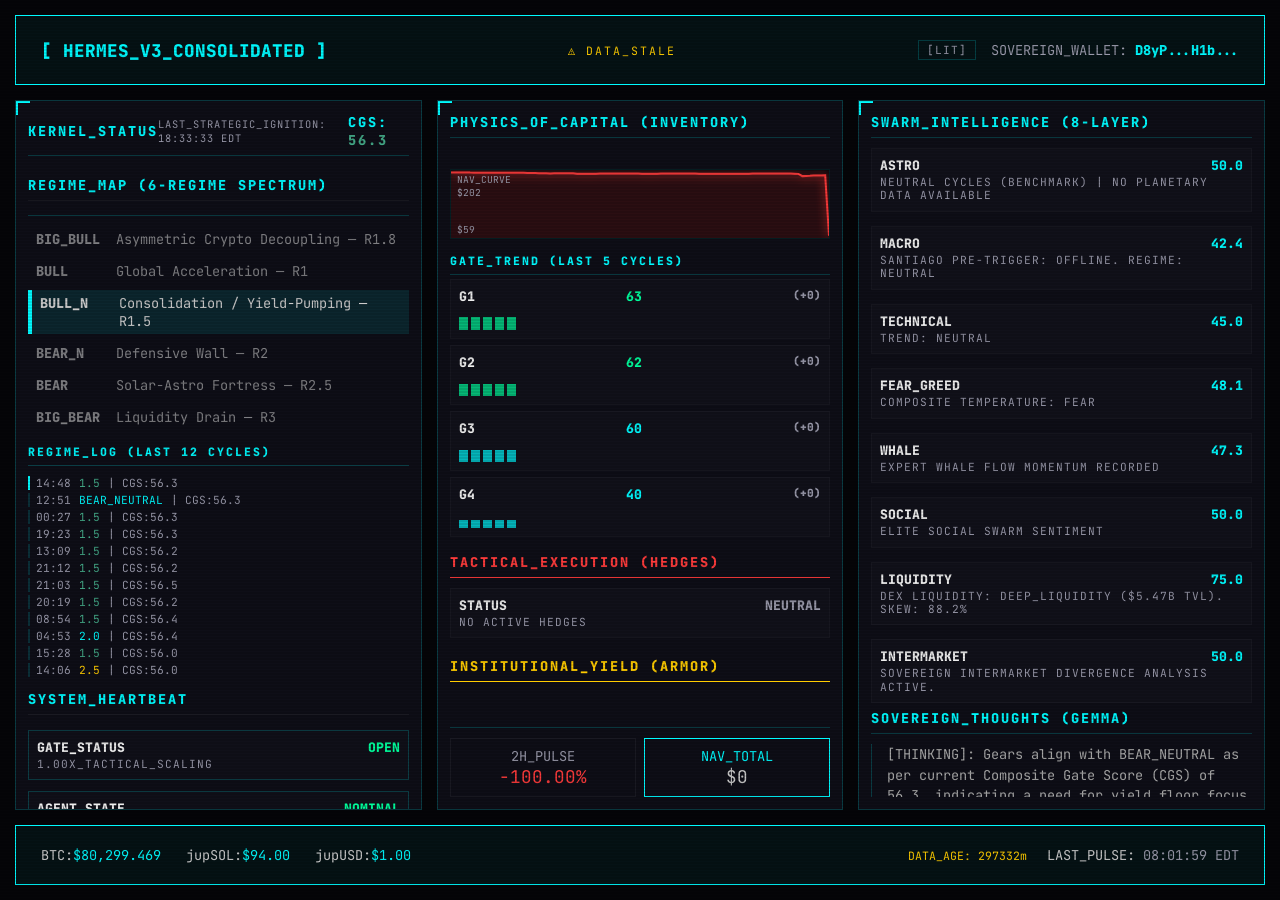
<file: index.html>
<!DOCTYPE html>
<html lang="en">
<head>
    <meta charset="UTF-8">
    <meta name="viewport" content="width=device-width, initial-scale=1.0">
    <title>[ HERMES_V3_CONSOLIDATED ]</title>
    <link href="https://fonts.googleapis.com/css2?family=JetBrains+Mono:wght@400;700;800&display=swap" rel="stylesheet">
    <style>
        :root {
            --bg: #050508;
            --panel: rgba(15, 15, 25, 0.95);
            --border: rgba(0, 251, 255, 0.2);
            --cyan: #00fbff;
            --green: #00ff9d;
            --soft-green: #44aa88;
            --amber: #ffcc00;
            --red: #ff3c3c;
            --dim: #9999aa;
        }

        * { box-sizing: border-box; cursor: crosshair; }
        
        /* HIGH-FIDELITY SCROLLBAR DOCTRINE */
        ::-webkit-scrollbar { width: 4px; height: 4px; }
        ::-webkit-scrollbar-track { background: rgba(0, 0, 0, 0.2); }
        ::-webkit-scrollbar-thumb { background: var(--cyan); border-radius: 10px; box-shadow: 0 0 10px var(--cyan); }
        ::-webkit-scrollbar-thumb:hover { background: var(--green); }

        body {
            background: var(--bg);
            color: #ccc;
            font-family: 'JetBrains Mono', monospace;
            margin: 0; padding: 15px;
            height: 100vh; overflow: hidden;
            display: grid;
            grid-template-areas: 
                "head head head"
                "left center right"
                "foot foot foot";
            grid-template-columns: 1fr 1fr 1fr;
            grid-template-rows: 70px 1fr 60px;
            gap: 15px;
        }

        body::before {
            content: ""; position: absolute; top: 0; left: 0; width: 100%; height: 100%;
            background: linear-gradient(rgba(18, 16, 16, 0) 50%, rgba(0, 0, 0, 0.1) 50%);
            background-size: 100% 3px; z-index: 1000; pointer-events: none;
        }

        .module {
            background: var(--panel);
            border: 1px solid var(--border);
            position: relative;
            display: flex; flex-direction: column;
            padding: 12px;
            backdrop-filter: blur(10px);
            overflow-y: auto;
        }
        .module::after {
            content: ""; position: absolute; top: -1px; left: -1px; width: 12px; height: 12px;
            border-top: 3px solid var(--cyan); border-left: 3px solid var(--cyan);
        }
        
        /* THE GLOBAL GOLD STANDARD TITLE */
        .title {
            font-size: 0.85rem; color: var(--cyan); letter-spacing: 2px;
            margin-bottom: 10px; font-weight: 800; border-bottom: 1px solid var(--border);
            padding-bottom: 6px; display: flex; justify-content: space-between;
        }

        header { 
            grid-area: head; display: flex; justify-content: space-between; align-items: center;
            border: 1px solid var(--cyan); padding: 0 25px; background: rgba(0, 251, 255, 0.05);
        }

        /* DUAL-LINE DOCTRINE STYLES */
        .item-row { 
            padding: 8px; border: 1px solid rgba(255,255,255,0.03); 
            background: rgba(255,255,255,0.01); margin-bottom: 6px; 
        }
        .item-label { 
            font-size: 0.82rem; font-weight: 800; display: flex; justify-content: space-between; 
            color: #eee;
        }
        .item-sub { 
            font-size: 0.7rem; color: var(--dim); margin-top: 2px; line-height: 1.2; 
            letter-spacing: 1px; font-weight: 400; text-transform: uppercase;
        }

        .gate-grid { display: grid; grid-template-columns: repeat(2, 1fr); gap: 8px; margin-bottom: 10px; }
        
        .regime-gear {
            display: flex; align-items: center; justify-content: center; gap: 20px;
            border: 1px solid var(--border); background: rgba(0, 0, 0, 0.3); padding: 12px;
        }
        .gear-val { font-size: 1.6rem; font-weight: 800; line-height: 1; text-align: center; }
        
        .regime-map { margin-top: 10px; font-size: 0.85rem; border-top: 1px solid var(--border); padding-top: 10px; }
        .map-row { display: flex; gap: 10px; margin-bottom: 6px; opacity: 0.6; padding: 4px 8px; }
        .active-map { opacity: 1; background: rgba(0, 251, 255, 0.1); border-left: 4px solid var(--cyan); }

        .center-panel { grid-area: center; display: flex; flex-direction: column; gap: 8px; overflow-y: auto; }
        .inventory-grid { display: grid; grid-template-columns: repeat(2, 1fr); gap: 6px; margin-bottom: 5px; }
        
        .pnl-graph-box { height: 70px; border: 1px solid rgba(0, 251, 255, 0.1); position: relative; background: rgba(0,0,0,0.5); }
        
        .bay-section { margin-bottom: 5px; }
        .performance-matrix { display: flex; gap: 8px; margin-top: auto; border-top: 1px solid var(--border); padding-top: 10px; }
        .pnl-box { text-align: center; border: 1px solid rgba(255,255,255,0.05); padding: 8px; flex: 1; }

        .swarm-grid { display: grid; grid-template-columns: 1fr; gap: 8px; overflow-y: auto; }
        .narrative-terminal { flex: 1; font-size: 0.85rem; color: #aaa; overflow-y: auto; border-left: 1px solid var(--border); padding-left: 15px; line-height: 1.5; white-space: pre-wrap; }

        footer { 
            grid-area: foot; display: flex; justify-content: space-between; align-items: center;
            border: 1px solid var(--cyan); padding: 0 25px; background: rgba(0, 251, 255, 0.05);
            font-size: 0.85rem;
        }

        /* ATMOSPHERIC CUES DOCTRINE — v3.1 Full 6-Regime Spectrum */
        .mode-big-bull { color: var(--green) !important; text-shadow: 0 0 30px var(--green); animation: pulse 1s infinite; } /* BIG_BULL — Asymmetric Crypto Decoupling */
        .mode-bull { color: var(--green) !important; text-shadow: 0 0 20px var(--green); } /* BULL — Global Acceleration */
        .mode-bull-neutral { color: var(--soft-green) !important; text-shadow: 0 0 10px var(--soft-green); } /* BULL_NEUTRAL — Consolidation / Yield-Pumping */
        .mode-bear-neutral { color: var(--cyan) !important; text-shadow: 0 0 10px var(--cyan); } /* BEAR_NEUTRAL — Defensive Wall */
        .mode-bear { color: var(--amber) !important; text-shadow: 0 0 15px var(--amber); } /* BEAR — Solar-Astro Fortress */
        .mode-big-bear { color: var(--red) !important; text-shadow: 0 0 25px var(--red); animation: pulse 1.5s infinite; } /* BIG_BEAR — Liquidity Drain */

        @keyframes gatePulse { 
            0% { opacity: 1; filter: drop-shadow(0 0 2px currentColor); } 
            50% { opacity: 0.4; filter: drop-shadow(0 0 8px currentColor); } 
            100% { opacity: 1; filter: drop-shadow(0 0 2px currentColor); }
        }
        .pulse-active { animation: gatePulse 2s infinite ease-in-out; }
        .pulse-caution { animation: gatePulse 1s infinite ease-in-out; }

        .ignition-stamp {
            font-size: 0.65rem; color: var(--dim); letter-spacing: 1px; font-weight: 400; 
            text-transform: uppercase; margin-left: auto; margin-right: 15px;
        }
        /* dark-mode toggle — body.lit flips to lighter palette */
        body.lit { --bg:#0d0d14; --panel:rgba(22,22,35,0.97); filter: brightness(1.12); }
        .btn-toggle { font-size:0.7rem; color:var(--dim); border:1px solid var(--border);
            padding:2px 8px; cursor:pointer; letter-spacing:1px; background:transparent;
            font-family:inherit; }
        .btn-toggle:hover { color:var(--cyan); border-color:var(--cyan); }
        /* stale data banner */
        .stale-banner { display:none; font-size:0.72rem; color:var(--amber);
            letter-spacing:2px; animation: gatePulse 1.5s infinite; }
        /* trend sparkbar */
        .trend-bar { display:flex; gap:3px; align-items:flex-end; height:22px; margin-top:3px; }
        .trend-bar span { width:9px; background:var(--cyan); opacity:0.7;
            transition:height .3s; min-height:2px; }
        /* regime timeline rows */
        .rl-row { display:flex; gap:8px; font-size:0.7rem; color:var(--dim);
            border-left:2px solid rgba(0,251,255,0.15); padding-left:6px; margin-bottom:3px; }
        .rl-row.rl-cur { color:var(--cyan); border-left-color:var(--cyan); }
        /* recovery status */
        .rec-ok  { color:var(--green) !important; }
        .rec-warn { color:var(--amber) !important; }
        .rec-bad  { color:var(--red) !important; }
    </style>
</head>
<body>
    <header>
        <div style="font-size: 1.1rem; font-weight: 800; color: var(--cyan);">[ HERMES_V3_CONSOLIDATED ]</div>
        <span class="stale-banner" id="staleBanner">⚠ DATA_STALE</span>
        <div style="display:flex;align-items:center;gap:15px;">
            <button class="btn-toggle" id="modeBtn" onclick="toggleMode()">[LIT]</button>
            <div style="font-size: 0.85rem; color: var(--dim);">SOVEREIGN_WALLET: <span id="walletAddr" style="color:var(--cyan);font-weight:800;">D8yP...H1b</span></div>
        </div>
    </header>

    <div class="module left-panel">
        <div class="title" style="display:flex; align-items:center;">
            <span>KERNEL_STATUS</span>
            <span class="ignition-stamp" id="lastIgnition">IGNITION_PENDING</span>
            <span>CGS: <span id="dragonCGS">0.0</span></span>
        </div>
        <div class="title" style="margin-top:10px; border-bottom:1px solid rgba(255,255,255,0.05);">REGIME_MAP (6-REGIME SPECTRUM)</div>
        <div class="regime-map" style="margin-top:4px;">
            <div class="map-row" id="mapBigBull"><span style="width:70px; font-weight:800;">BIG_BULL</span> <span>Asymmetric Crypto Decoupling &mdash; R1.8</span></div>
            <div class="map-row" id="mapBull"><span style="width:70px; font-weight:800;">BULL</span> <span>Global Acceleration &mdash; R1</span></div>
            <div class="map-row" id="mapBullNeutral"><span style="width:70px; font-weight:800;">BULL_N</span> <span>Consolidation / Yield-Pumping &mdash; R1.5</span></div>
            <div class="map-row" id="mapBearNeutral"><span style="width:70px; font-weight:800;">BEAR_N</span> <span>Defensive Wall &mdash; R2</span></div>
            <div class="map-row" id="mapBear"><span style="width:70px; font-weight:800;">BEAR</span> <span>Solar-Astro Fortress &mdash; R2.5</span></div>
            <div class="map-row" id="mapBigBear"><span style="width:70px; font-weight:800;">BIG_BEAR</span> <span>Liquidity Drain &mdash; R3</span></div>
        </div>
        <div style="margin-top:8px;">
            <div class="title" style="font-size:0.72rem;">REGIME_LOG (LAST 12 CYCLES)</div>
            <div id="regimeTimeline"></div>
        </div>
        <div class="title" style="margin-top:10px; border-bottom:1px solid rgba(255,255,255,0.05);">SYSTEM_HEARTBEAT</div>
        <div class="item-row" style="margin-top:5px; border:1px solid var(--border);">
            <div class="item-label"><span>GATE_STATUS</span> <span id="gateStatus">---</span></div>
            <div class="item-sub" id="multiplierLabel">STRATEGIC_VETO_PROTOCOL</div>
        </div>
        <div class="item-row" style="margin-top:5px; border:1px solid var(--border);">
            <div class="item-label"><span>AGENT_STATE</span> <span id="agentState">NOMINAL</span></div>
            <div class="item-sub" id="fidelityLabel">FIDELITY: 85% | WEIGHT: 1.0</div>
        </div>
        <!-- F.6 AutoRecovery widget -->
        <div class="item-row" style="margin-top:5px; border:1px solid var(--border);">
            <div class="item-label"><span>AUTO_RECOVERY</span> <span id="recStatus">--</span></div>
            <div class="item-sub" id="recSub">CONSECUTIVE_FAILURES: 0</div>
        </div>
        <!-- F.1 CI badge -->
        <div class="item-row" style="margin-top:5px; border:1px solid var(--border);">
            <div class="item-label"><span>CI_STATUS</span> <span id="ciStatus">--</span></div>
            <div class="item-sub" id="ciSub">LAST_RUN: --</div>
        </div>
        <div class="title" style="margin-top:10px; border-bottom:1px solid rgba(255,255,255,0.05);">PANOPTICON_SENSORS</div>
        <div id="sensorGrid"></div>
    </div>

    <div class="module center-panel">
        <div class="title">PHYSICS_OF_CAPITAL (INVENTORY)</div>
        <div class="inventory-grid" id="assetGrid"></div>
        <!-- NAV equity curve -->
        <div class="pnl-graph-box" style="position:relative;">
            <canvas id="pnlCanvas" style="width:100%;height:100%;"></canvas>
            <span style="position:absolute;top:3px;left:6px;font-size:0.6rem;color:var(--dim);">NAV_CURVE</span>
            <span id="navMin" style="position:absolute;bottom:2px;left:6px;font-size:0.6rem;color:var(--dim);"></span>
            <span id="navMax" style="position:absolute;top:16px;left:6px;font-size:0.6rem;color:var(--dim);"></span>
        </div>
        <!-- Gate trend sparkbars -->
        <div style="padding:6px 0 2px;">
            <div class="title" style="font-size:0.72rem;margin-bottom:4px;">GATE_TREND (LAST 5 CYCLES)</div>
            <div id="gateTrendGrid"></div>
        </div>
        
        <div class="bay-section">
            <div class="title" style="color:var(--red); border-color:var(--red);">TACTICAL_EXECUTION (HEDGES)</div>
            <div id="hedgeGrid"></div>
        </div>
        
        <div class="bay-section">
            <div class="title" style="color:var(--amber); border-color:var(--amber);">INSTITUTIONAL_YIELD (ARMOR)</div>
            <div id="yieldGrid"></div>
        </div>

        <div class="performance-matrix">
            <div class="pnl-box"><div style="font-size:0.85rem; color:var(--dim);">2H_PULSE</div><div class="pnl-val" id="pnl2h" style="font-size:1.1rem;">+0.00%</div></div>
            <div class="pnl-box" style="border-color: var(--cyan);"><div style="font-size:0.85rem; color:var(--cyan);">NAV_TOTAL</div><div class="pnl-val" id="dragonNAV" style="font-size:1.1rem;">$0.00</div></div>
        </div>
    </div>

    <div class="module right-panel">
        <div class="title">SWARM_INTELLIGENCE (8-LAYER)</div>
        <div class="swarm-grid" id="swarmGrid"></div>
        <div class="title">SOVEREIGN_THOUGHTS (GEMMA)</div>
        <div class="narrative-terminal" id="narrativeLog"></div>
    </div>

    <footer>
        <div style="display:flex;gap:25px;">
            <span>BTC:<span id="priceBTC" style="color:var(--cyan);">--</span></span>
            <span>jupSOL:<span id="priceSOL" style="color:var(--cyan);">--</span></span>
            <span>jupUSD:<span id="priceUSD" style="color:var(--cyan);">--</span></span>
        </div>
        <div style="display:flex;gap:20px;align-items:center;">
            <span id="dataAge" style="font-size:0.72rem;color:var(--dim);"></span>
            <span>LAST_PULSE: <span id="lastUpdate" style="color:var(--dim);">--</span></span>
        </div>
    </footer>

    <script src="data/latest_signal_v10.js"></script>
    <script>
        function updateUI(id, val, color = null) {
            const el = document.getElementById(id);
            if (el) { el.textContent = val; if (color) el.style.color = color; }
        }

        function toggleMode() {
            document.body.classList.toggle('lit');
            document.getElementById('modeBtn').textContent =
                document.body.classList.contains('lit') ? '[DIM]' : '[LIT]';
        }

        function drawGraph(history, pnl) {
            const canvas = document.getElementById('pnlCanvas');
            const ctx = canvas.getContext('2d');
            canvas.width = canvas.offsetWidth; canvas.height = canvas.offsetHeight;
            ctx.clearRect(0, 0, canvas.width, canvas.height);
            const lineStyle = pnl >= 0 ? '#00ff9d' : '#ff3c3c';
            const glowStyle = pnl >= 0 ? 'rgba(0,255,157,0.15)' : 'rgba(255,60,60,0.15)';
            if (!history || history.length < 2) {
                ctx.strokeStyle = lineStyle; ctx.globalAlpha = 0.3;
                ctx.beginPath(); ctx.moveTo(0, canvas.height/2); ctx.lineTo(canvas.width, canvas.height/2); ctx.stroke();
                ctx.globalAlpha = 1.0; return;
            }
            const navs = history.map(h => h.nav);
            const min = Math.min(...navs) * 0.995;
            const max = Math.max(...navs) * 1.005;
            const range = max - min || 1;
            updateUI('navMin', '$' + min.toFixed(0));
            updateUI('navMax', '$' + max.toFixed(0));
            ctx.strokeStyle = lineStyle; ctx.lineWidth = 2;
            ctx.shadowBlur = 10; ctx.shadowColor = lineStyle;
            ctx.beginPath();
            history.forEach((h, i) => {
                const x = (i / (history.length - 1)) * canvas.width;
                const y = canvas.height - ((h.nav - min) / range) * (canvas.height - 4) - 2;
                i === 0 ? ctx.moveTo(x, y) : ctx.lineTo(x, y);
            });
            ctx.stroke(); ctx.shadowBlur = 0;
            const lastX = canvas.width;
            const lastY = canvas.height - ((navs[navs.length-1] - min) / range) * (canvas.height - 4) - 2;
            ctx.lineTo(lastX, canvas.height); ctx.lineTo(0, canvas.height);
            ctx.fillStyle = glowStyle; ctx.fill();
        }

        function createItem(label, value, sub, color = null) {
            const div = document.createElement('div');
            div.className = 'item-row';
            div.innerHTML = `<div class="item-label">${label} <span style="color:${color || 'var(--cyan)'}">${value}</span></div><div class="item-sub">${sub}</div>`;
            return div;
        }

        function syncRecovery(rec) {
            if (!rec) { updateUI('recStatus', 'N/A', 'var(--dim)'); return; }
            const f = rec.consecutiveFailures || 0;
            const lvl = rec.lastRecoveryLevel || 'none';
            const rb = rec.rollbacksPerformed || 0;
            const el = document.getElementById('recStatus');
            if (f === 0) { el.textContent = 'NOMINAL'; el.className = 'rec-ok'; }
            else if (f < 3) { el.textContent = `WATCH (${f})`; el.className = 'rec-warn'; }
            else { el.textContent = `RECOVERY_LVL${Math.min(f < 5 ? 2 : 3, 3)}`; el.className = 'rec-bad'; }
            document.getElementById('recSub').textContent =
                `FAILURES:${f} | LAST:${lvl.toUpperCase()} | ROLLBACKS:${rb}`;
        }

        function syncCI(ci) {
            if (!ci) { updateUI('ciStatus', 'NO_DATA', 'var(--dim)');
                updateUI('ciSub', 'LAST_RUN: --'); return; }
            const ok = ci.ok !== false;
            const el = document.getElementById('ciStatus');
            el.textContent = ok ? `PASS (${ci.passed}/${(ci.passed||0)+(ci.failed||0)})` : `FAIL (${ci.failed}f)`;
            el.className = ok ? 'rec-ok' : 'rec-bad';
            const ts = (ci.timestamp || '').slice(0, 16).replace('T', ' ');
            document.getElementById('ciSub').textContent = `LAST_RUN: ${ts || '--'} | ELAPSED: ${ci.elapsed_s || '?'}s`;
        }

        function syncGateTrend(trend) {
            const el = document.getElementById('gateTrendGrid'); el.innerHTML = '';
            if (!trend || !trend.length) {
                el.appendChild(createItem('TREND', 'ACCUMULATING', 'NOT_ENOUGH_CYCLES', 'var(--dim)')); return;
            }
            ['G1','G2','G3','G4'].forEach(g => {
                const vals = trend.map(t => t[g] || 0);
                const cur = vals[vals.length - 1];
                const mx = 100;
                const bars = vals.map(v => {
                    const h = Math.max(2, Math.round((v / mx) * 20));
                    const c = v >= 60 ? 'var(--green)' : v >= 40 ? 'var(--cyan)' : 'var(--amber)';
                    return `<span style="height:${h}px;background:${c};"></span>`;
                }).join('');
                const delta = vals.length > 1 ? (cur - vals[0]).toFixed(0) : '0';
                const row = document.createElement('div');
                row.className = 'item-row';
                row.innerHTML = `<div class="item-label" style="margin-bottom:2px;">${g} <span style="color:${cur>=60?'var(--green)':cur>=40?'var(--cyan)':'var(--amber)'}">${cur.toFixed(0)}</span> <span style="color:var(--dim);font-size:0.7rem;">(${delta>=0?'+':''}${delta})</span></div><div class="trend-bar">${bars}</div>`;
                el.appendChild(row);
            });
        }

        function syncRegimeTimeline(history) {
            const el = document.getElementById('regimeTimeline'); el.innerHTML = '';
            if (!history || !history.length) {
                const d = document.createElement('div');
                d.className='rl-row'; d.textContent='NO_HISTORY_YET'; el.appendChild(d); return;
            }
            const regimeColor = r => {
                const u = String(r).toUpperCase();
                // 6-regime spectrum: BIG_BULL > BULL > BULL_NEUTRAL > BEAR_NEUTRAL > BEAR > BIG_BEAR
                if (u.includes('BIG_BULL') || u.includes('1.8')) return 'var(--green)';
                if ((u.includes('BULL') && !u.includes('NEUTRAL') && !u.includes('BIG')) || u.includes('1.0')) return 'var(--green)';
                if (u.includes('BULL_NEUTRAL') || u.includes('1.5')) return 'var(--soft-green)';
                if (u.includes('BEAR_NEUTRAL') || u.includes('2.0')) return 'var(--cyan)';
                if ((u.includes('BEAR') && !u.includes('NEUTRAL') && !u.includes('BIG')) || u.includes('2.5')) return 'var(--amber)';
                if (u.includes('BIG_BEAR') || u.includes('3.0')) return 'var(--red)';
                return 'var(--dim)';
            };
            [...history].reverse().forEach((e, i) => {
                const d = document.createElement('div');
                d.className = 'rl-row' + (i === 0 ? ' rl-cur' : '');
                
                // Force Montreal / Eastern Time
                let ts = '';
                if (e.timestamp) {
                    const dObj = new Date(e.timestamp);
                    ts = dObj.toLocaleTimeString('en-US', { timeZone: 'America/New_York', hour12: false, hour: '2-digit', minute: '2-digit' });
                }
                
                const lbl = String(e.regime).replace('REGIME ','').replace('REGIME_','');
                const cgs = e.cgs ? ` | CGS:${parseFloat(e.cgs).toFixed(1)}` : '';
                d.innerHTML = `<span style="min-width:35px;color:var(--dim);">${ts}</span> <span style="color:${regimeColor(String(e.regime))}">${lbl}</span><span style="color:var(--dim);">${cgs}</span>`;
                el.appendChild(d);
            });
        }

        function checkStale(ts) {
            const age = (Date.now() - new Date(ts).getTime()) / 3600000;
            const banner = document.getElementById('staleBanner');
            const ageEl = document.getElementById('dataAge');
            const mins = Math.round(age * 60);
            ageEl.textContent = `DATA_AGE: ${mins}m`;
            if (age > 2.5) {
                banner.style.display = 'inline';
                ageEl.style.color = 'var(--amber)';
            } else {
                banner.style.display = 'none';
                ageEl.style.color = 'var(--dim)';
            }
        }

        function sync() {
            const data = window.DRAGON_DATA; if (!data) return;
            
            const addr = data.master_key_vault?.vault_address || 'D8yPCLMsk93micytnY8X78X9P8p9q8r8s8t8u8v8w8x';
            updateUI('walletAddr', addr.substring(0, 18) + '...');
            updateUI('dragonCGS', data.dragon_vitals.gate_cgs.toFixed(1));

            const gGrid = document.getElementById('gateGrid');
            // gateGrid removed — gate scores shown in GATE_TREND (center panel)

            // v3.1: Map panopticon regime to display regime (6-regime spectrum)
            let rawRegime = (data.dragon_vitals.regime || 'REGIME_2').replace('REGIME_', '').replace('REGIME ', '');
            const regimeToDisplay = (r) => {
                const u = r.toUpperCase().replace('REGIME_', '').replace('REGIME ', '').trim();
                if (u === '1_8' || u === '1.8') return { config: 'BIG_BULL', color: 'var(--green)', cssClass: 'mode-big-bull' };
                if (u === '1' || u === '1.0') return { config: 'BULL', color: 'var(--green)', cssClass: 'mode-bull' };
                if (u === '1_5' || u === '1.5') return { config: 'BULL_NEUTRAL', color: 'var(--soft-green)', cssClass: 'mode-bull-neutral' };
                if (u === '2' || u === '2.0') return { config: 'BEAR_NEUTRAL', color: 'var(--cyan)', cssClass: 'mode-bear-neutral' };
                if (u === '2_5' || u === '2.5') return { config: 'BEAR', color: 'var(--amber)', cssClass: 'mode-bear' };
                if (u === '3' || u === '3.0') return { config: 'BIG_BEAR', color: 'var(--red)', cssClass: 'mode-big-bear' };
                // Direct config regime passthrough
                if (u === 'BIG_BULL') return { config: 'BIG_BULL', color: 'var(--green)', cssClass: 'mode-big-bull' };
                if (u === 'BULL') return { config: 'BULL', color: 'var(--green)', cssClass: 'mode-bull' };
                if (u === 'BULL_NEUTRAL') return { config: 'BULL_NEUTRAL', color: 'var(--soft-green)', cssClass: 'mode-bull-neutral' };
                if (u === 'BEAR_NEUTRAL') return { config: 'BEAR_NEUTRAL', color: 'var(--cyan)', cssClass: 'mode-bear-neutral' };
                if (u === 'BEAR') return { config: 'BEAR', color: 'var(--amber)', cssClass: 'mode-bear' };
                if (u === 'BIG_BEAR') return { config: 'BIG_BEAR', color: 'var(--red)', cssClass: 'mode-big-bear' };
                return { config: 'BEAR_NEUTRAL', color: 'var(--cyan)', cssClass: 'mode-bear-neutral' };
            };
            const mapped = regimeToDisplay(rawRegime);
            const configRegime = mapped.config;

            // Atmospheric cues: color the CGS value by config regime
            const cgsEl = document.getElementById('dragonCGS');
            if (cgsEl) cgsEl.style.color = mapped.color;

            // Highlight active regime in REGIME_MAP
            document.querySelectorAll('.map-row').forEach(r => r.classList.remove('active-map'));
            const mapIdMap = {
                'BIG_BULL': 'mapBigBull',
                'BULL': 'mapBull',
                'BULL_NEUTRAL': 'mapBullNeutral',
                'BEAR_NEUTRAL': 'mapBearNeutral',
                'BEAR': 'mapBear',
                'BIG_BEAR': 'mapBigBear'
            };
            const mapId = mapIdMap[configRegime] || '';
            if (mapId && document.getElementById(mapId)) document.getElementById(mapId).classList.add('active-map');

            const iGrid = document.getElementById('assetGrid'); iGrid.innerHTML = '';
            const nav = data.portfolio.net_asset_value;
            // Yield floor assets (armor) — shown in amber/gold
            const yieldFloorAssets = ['JLP', 'STRCx', 'JUICED', 'jupUSD', 'USDC', 'SOL'];
            data.inventory.positions.forEach(pos => {
                // weight IS the real USD value from portfolio snapshot
                const usdVal = parseFloat(pos.weight).toFixed(2);
                const pct = nav > 0 ? ((parseFloat(pos.weight) / nav) * 100).toFixed(1) + '%' : '0.0%';
                let color = 'var(--dim)';
                if (pos.is_physical) {
                    color = yieldFloorAssets.includes(pos.symbol) ? 'var(--amber)' : 'var(--green)';
                }
                const displayValue = `${pct} | $${usdVal} USD`;
                iGrid.appendChild(createItem(pos.symbol, displayValue, pos.label || 'STRATEGIC_INTENT', color));
            });

            const hGrid = document.getElementById('hedgeGrid'); hGrid.innerHTML = '';
            const hedges = data.tactical_weapons.positions.filter(p => p.side === 'HEDGE' || p.side === 'SHORT' || (p.side === 'LONG' && p.symbol !== 'SOL'));
            if (hedges.length > 0) {
                hedges.forEach(h => {
                    const sl = h.sl ? `$${h.sl.toLocaleString()}` : '--';
                    const tp1 = h.tp1 ? `$${h.tp1.toLocaleString()}` : '--';
                    const tp2 = h.tp2 ? `$${h.tp2.toLocaleString()}` : '--';
                    const targets = `SL: ${sl} | TP1: ${tp1} | TP2: ${tp2}`;
                    hGrid.appendChild(createItem(h.symbol, h.weight + '%', targets, h.is_live ? 'var(--red)' : 'var(--dim)'));
                });
            } else {
                hGrid.appendChild(createItem('STATUS', 'NEUTRAL', 'NO ACTIVE HEDGES', 'var(--dim)'));
            }

            const yGrid = document.getElementById('yieldGrid'); yGrid.innerHTML = '';
            if (data.fortress_armor?.actual_allocations) {
                Object.entries(data.fortress_armor.actual_allocations).forEach(([v, p]) => yGrid.appendChild(createItem(v, parseFloat(p).toFixed(1) + '%', 'SECURED_FLOOR_YIELD', 'var(--amber)')));
            }

            updateUI('dragonNAV', '$' + nav.toLocaleString());
            const pnl = data.portfolio.pct_pnl;
            updateUI('pnl2h', (pnl >= 0 ? '+' : '') + pnl.toFixed(2) + '%', pnl >= 0 ? 'var(--green)' : 'var(--red)');

            const sGrid = document.getElementById('swarmGrid'); sGrid.innerHTML = '';
            Object.entries(data.swarm_matrix).forEach(([l, info]) => sGrid.appendChild(createItem(l.toUpperCase(), info.score.toFixed(1), info.reasoning)));

            // Sync Health & Sensors with DUAL-LINE
            // healthGrid removed — GATE_STATUS, AGENT_STATE, AUTO_RECOVERY, CI_STATUS are explicit rows

            const gStat = document.getElementById('gateStatus');

            gStat.textContent = data.health_telemetry.gate_status;
            gStat.classList.remove('pulse-active', 'pulse-caution');
            if (data.health_telemetry.gate_status === 'OPEN') {
                gStat.style.color = 'var(--green)';
                gStat.classList.add('pulse-active');
            } else {
                gStat.style.color = 'var(--amber)';
                gStat.classList.add('pulse-caution');
            }
            
            document.getElementById('multiplierLabel').textContent = `${data.health_telemetry.multiplier.toFixed(2)}X_TACTICAL_SCALING`;
            
            // Neural Squeeze Sync
            const aStat = document.getElementById('agentState');
            const fidLabel = document.getElementById('fidelityLabel');
            const fid = data.health_telemetry.fidelity || 0.85;
            const w_agent = Math.max(0, (fid - 0.25) / 0.75);
            
            aStat.textContent = data.health_telemetry.agent_state;
            aStat.classList.remove('pulse-active', 'pulse-caution');
            
            if (data.health_telemetry.agent_state === 'NOMINAL') {
                aStat.style.color = 'var(--green)';
            } else if (data.health_telemetry.agent_state === 'PURGED') {
                aStat.style.color = 'var(--red)';
            } else if (data.health_telemetry.agent_state === 'AWAITING_IGNITION') {
                aStat.style.color = 'var(--cyan)';
                aStat.classList.add('pulse-active');
            } else {
                aStat.style.color = 'var(--amber)';
            }
            
            fidLabel.textContent = `FIDELITY: ${(fid * 100).toFixed(0)}% | WEIGHT: ${w_agent.toFixed(2)}`;
            
            // Absolute Ignition Stamp (Montreal Time)
            const now = new Date();
            const ignTime = now.toLocaleTimeString('en-US', { timeZone: 'America/New_York', hour12: false, hour: '2-digit', minute: '2-digit', second: '2-digit' });
            document.getElementById('lastIgnition').textContent = `LAST_STRATEGIC_IGNITION: ${ignTime} EDT`;

            const snsGrid = document.getElementById('sensorGrid'); snsGrid.innerHTML = '';
            snsGrid.appendChild(createItem('RVOL', (data.dragon_vitals.rvol || 1.0).toFixed(2), 'SOL/BTC_REL_VOLUME_SURGE', 'var(--cyan)'));
            snsGrid.appendChild(createItem('HVI', (data.dragon_vitals.hvi || 50.0).toFixed(1), 'HL_SYSTEMIC_VOL_INDEX', 'var(--cyan)'));

            document.getElementById('narrativeLog').textContent = data.narrative;
            drawGraph(data.portfolio.history, pnl);
            updateUI('priceBTC', '$' + data.market_prices.BTC.toLocaleString());
            updateUI('priceSOL', '$' + (data.market_prices.SOL || 0).toFixed(2));
            updateUI('priceUSD', '$' + (data.market_prices.jupUSD || 1.00).toFixed(2));
            updateUI('lastUpdate', new Date(data.timestamp).toLocaleTimeString('en-US', { timeZone: 'America/New_York', hour12: false, hour: '2-digit', minute: '2-digit', second: '2-digit' }) + ' EDT');
            syncRecovery(data.recovery_state || null);
            syncCI(data.ci_status || null);
            syncGateTrend(data.gate_trend || []);
            syncRegimeTimeline(data.regime_history || []);
            checkStale(data.timestamp);
        }

        setInterval(sync, 5000); sync();
    </script>
</body>
</html>
</file>
